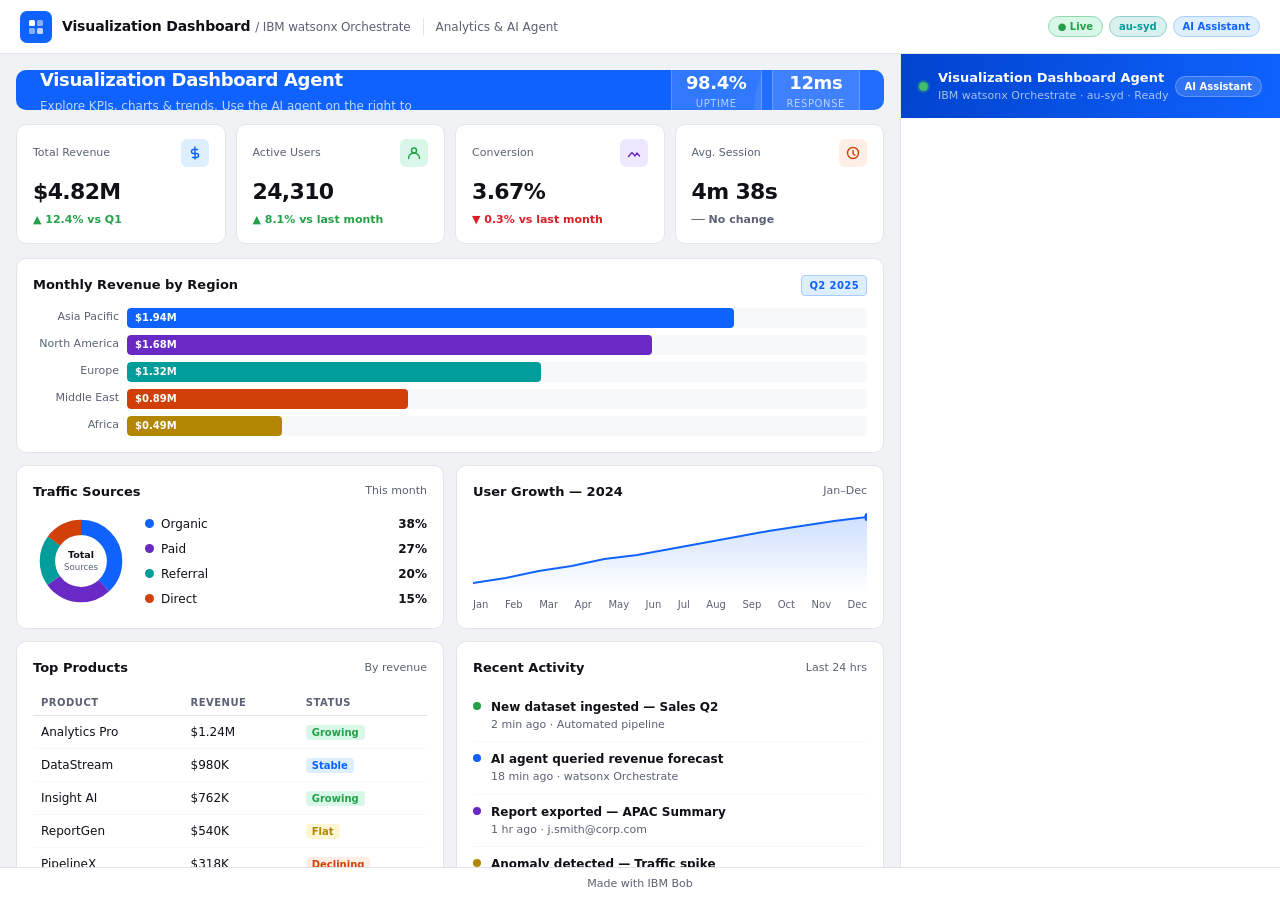
<file: dashboard-agent-new.html>
<!DOCTYPE html>
<html lang="en">
<head>
  <meta charset="UTF-8" />
  <meta name="viewport" content="width=device-width, initial-scale=1.0"/>
  <title>Visualization Dashboard Agent — IBM watsonx</title>
  <style>
    *, *::before, *::after { box-sizing: border-box; margin: 0; padding: 0; }

    :root {
      --bg:        #f0f2f5;
      --surface:   #ffffff;
      --surface2:  #f7f8fa;
      --border:    #e2e5ea;
      --text:      #0f1117;
      --muted:     #5a6174;
      --accent:    #0f62fe;
      --accent-lt: #ddeeff;
      --green:     #24a148;
      --green-lt:  #d9f7e8;
      --teal:      #009d9a;
      --teal-lt:   #d9f0ef;
      --purple:    #6929c4;
      --purple-lt: #ede8ff;
      --orange:    #d14009;
      --orange-lt: #ffeee6;
      --yellow:    #b28600;
      --yellow-lt: #fdf6d3;
      --red:       #da1e28;
      --nav-h:     54px;
      --r:         10px;
    }

    html, body { height: 100%; overflow: hidden; }

    body {
      font-family: -apple-system, "Segoe UI", system-ui, sans-serif;
      background: var(--bg);
      color: var(--text);
      font-size: 13px;
      line-height: 1.5;
      display: flex;
      flex-direction: column;
    }

    /* ══ NAV ══ */
    nav {
      height: var(--nav-h);
      background: var(--surface);
      border-bottom: 1px solid var(--border);
      display: flex;
      align-items: center;
      justify-content: space-between;
      padding: 0 20px;
      flex-shrink: 0;
      z-index: 100;
    }

    .nav-left  { display: flex; align-items: center; gap: 10px; }

    .nav-logo {
      width: 32px; height: 32px;
      background: var(--accent);
      border-radius: 7px;
      display: flex; align-items: center; justify-content: center;
      flex-shrink: 0;
    }

    .nav-title {
      font-size: 14px; font-weight: 700;
      letter-spacing: -0.01em; color: var(--text);
    }

    .nav-title span { font-weight: 400; color: var(--muted); font-size: 12px; }

    .sep { width: 1px; height: 18px; background: var(--border); margin: 0 2px; }

    .nav-sub { font-size: 12px; color: var(--muted); }

    .nav-right { display: flex; align-items: center; gap: 6px; }

    .badge {
      font-size: 10px; font-weight: 600;
      border-radius: 20px; padding: 2px 9px;
      white-space: nowrap;
    }

    .b-blue  { background: var(--accent-lt);  color: var(--accent);  border: 1px solid #a8ccff; }
    .b-green { background: var(--green-lt);   color: var(--green);   border: 1px solid #90d9ae; }
    .b-teal  { background: var(--teal-lt);    color: var(--teal);    border: 1px solid #8dd0cf; }

    /* ══ SPLIT ══ */
    .split {
      flex: 1;
      display: grid;
      grid-template-columns: 1fr 380px;
      overflow: hidden;
    }

    /* ══ LEFT — DASHBOARD ══ */
    .dash {
      overflow-y: auto;
      padding: 16px;
      display: flex;
      flex-direction: column;
      gap: 14px;
    }

    .dash::-webkit-scrollbar { width: 5px; }
    .dash::-webkit-scrollbar-thumb { background: var(--border); border-radius: 4px; }

    /* Hero */
    .hero {
      background: var(--accent);
      border-radius: var(--r);
      padding: 20px 24px;
      display: flex; align-items: center;
      justify-content: space-between;
      gap: 16px;
      position: relative; overflow: hidden;
    }

    .hero::before {
      content: '';
      position: absolute; right: -50px; top: -50px;
      width: 180px; height: 180px; border-radius: 50%;
      background: rgba(255,255,255,0.07);
    }

    .hero-text { position: relative; z-index: 1; }

    .hero-eye {
      font-size: 10px; font-weight: 600; text-transform: uppercase;
      letter-spacing: 0.1em; color: rgba(255,255,255,0.65); margin-bottom: 4px;
    }

    .hero h1 {
      font-size: 18px; font-weight: 800;
      letter-spacing: -0.02em; color: #fff; margin-bottom: 4px;
    }

    .hero p { font-size: 12px; color: rgba(255,255,255,0.72); max-width: 400px; }

    .hero-stats {
      display: flex; gap: 10px; flex-shrink: 0;
      position: relative; z-index: 1;
    }

    .hstat {
      background: rgba(255,255,255,0.14);
      border: 1px solid rgba(255,255,255,0.22);
      border-radius: 8px; padding: 8px 14px; text-align: center;
    }

    .hstat-val { font-size: 18px; font-weight: 800; color: #fff; letter-spacing: -0.02em; }
    .hstat-lbl { font-size: 10px; color: rgba(255,255,255,0.65); text-transform: uppercase; letter-spacing: 0.06em; }

    /* KPI row */
    .kpi-row {
      display: grid;
      grid-template-columns: repeat(4, 1fr);
      gap: 10px;
    }

    .kpi {
      background: var(--surface);
      border: 1px solid var(--border);
      border-radius: var(--r);
      padding: 14px 16px;
    }

    .kpi-top { display: flex; align-items: center; justify-content: space-between; margin-bottom: 8px; }
    .kpi-lbl { font-size: 11px; color: var(--muted); font-weight: 500; }

    .kpi-ico {
      width: 28px; height: 28px; border-radius: 6px;
      display: flex; align-items: center; justify-content: center;
    }

    .kpi-val { font-size: 22px; font-weight: 800; letter-spacing: -0.03em; color: var(--text); margin-bottom: 4px; }
    .kpi-delta { font-size: 11px; font-weight: 600; }

    .up   { color: var(--green); }
    .down { color: var(--red); }
    .neu  { color: var(--muted); }

    /* Grid */
    .grid2 {
      display: grid;
      grid-template-columns: 1fr 1fr;
      gap: 12px;
    }

    .panel {
      background: var(--surface);
      border: 1px solid var(--border);
      border-radius: var(--r);
      padding: 16px;
      display: flex; flex-direction: column; gap: 12px;
    }

    .panel.full { grid-column: span 2; }

    .ph { display: flex; align-items: center; justify-content: space-between; }
    .pt { font-size: 13px; font-weight: 700; color: var(--text); }
    .pm { font-size: 11px; color: var(--muted); }

    .ptag {
      font-size: 10px; font-weight: 600; border-radius: 4px; padding: 2px 7px;
      text-transform: uppercase; letter-spacing: 0.04em;
    }

    /* Bar chart */
    .bars { display: flex; flex-direction: column; gap: 7px; }
    .bar-row { display: flex; align-items: center; gap: 8px; }
    .bar-lbl { font-size: 11px; color: var(--muted); width: 86px; flex-shrink: 0; text-align: right; }

    .bar-track {
      flex: 1; height: 20px;
      background: var(--surface2); border-radius: 4px; overflow: hidden;
    }

    .bar-fill {
      height: 100%; border-radius: 4px;
      display: flex; align-items: center; padding-left: 8px;
      font-size: 10px; font-weight: 600; color: #fff;
    }

    /* Donut */
    .donut-wrap { display: flex; align-items: center; gap: 16px; }
    .donut-legend { display: flex; flex-direction: column; gap: 7px; flex: 1; }
    .leg-item { display: flex; align-items: center; gap: 7px; font-size: 12px; }
    .leg-dot { width: 9px; height: 9px; border-radius: 50%; flex-shrink: 0; }
    .leg-pct { margin-left: auto; font-size: 12px; font-weight: 700; }

    /* Sparkline */
    .spark-wrap { display: flex; flex-direction: column; gap: 4px; }
    .spark-months { display: flex; justify-content: space-between; font-size: 10px; color: var(--muted); }

    /* Table */
    .dtbl { width: 100%; border-collapse: collapse; font-size: 12px; }
    .dtbl th {
      text-align: left; padding: 5px 8px;
      font-size: 10px; font-weight: 600; color: var(--muted);
      text-transform: uppercase; letter-spacing: 0.05em;
      border-bottom: 1px solid var(--border);
    }
    .dtbl td { padding: 7px 8px; border-bottom: 1px solid var(--surface2); }
    .dtbl tr:last-child td { border-bottom: none; }
    .tbadge { font-size: 10px; font-weight: 600; border-radius: 4px; padding: 2px 6px; }

    /* Feed */
    .feed { display: flex; flex-direction: column; }
    .feed-item {
      display: flex; gap: 10px;
      padding: 8px 0;
      border-bottom: 1px solid var(--surface2);
    }
    .feed-item:last-child { border-bottom: none; }
    .fdot { width: 8px; height: 8px; border-radius: 50%; flex-shrink: 0; margin-top: 4px; }
    .ftitle { font-size: 12px; font-weight: 600; margin-bottom: 1px; }
    .fsub   { font-size: 11px; color: var(--muted); }

    /* Chips */
    .chips-bar {
      background: var(--surface);
      border: 1px solid var(--border);
      border-radius: var(--r);
      padding: 10px 14px;
      display: flex; flex-wrap: wrap; align-items: center; gap: 6px;
    }
    .chips-lbl {
      font-size: 10px; font-weight: 700; text-transform: uppercase;
      letter-spacing: 0.07em; color: var(--muted); white-space: nowrap; margin-right: 2px;
    }
    .chip {
      font-size: 11px; color: var(--accent);
      background: var(--accent-lt); border: 1px solid #a8ccff;
      border-radius: 20px; padding: 3px 11px; white-space: nowrap; cursor: default;
    }

    /* ══ RIGHT — AGENT PANE ══ */
    .agent-pane {
      border-left: 1px solid var(--border);
      display: flex;
      flex-direction: column;
      background: var(--surface);
      overflow: hidden;
    }

    .agent-header {
      background: linear-gradient(100deg, #0043ce 0%, #0f62fe 100%);
      padding: 14px 18px;
      display: flex; align-items: center; justify-content: space-between;
      flex-shrink: 0;
    }

    .agent-header-left { display: flex; align-items: center; gap: 10px; }

    .agent-live {
      width: 9px; height: 9px; border-radius: 50%;
      background: #42be65;
      box-shadow: 0 0 0 2px rgba(66,190,101,0.3);
      flex-shrink: 0;
    }

    .agent-title { font-size: 13px; font-weight: 700; color: #fff; }
    .agent-sub   { font-size: 11px; color: rgba(255,255,255,0.65); }

    .agent-badge {
      font-size: 10px; font-weight: 600;
      background: rgba(255,255,255,0.15);
      border: 1px solid rgba(255,255,255,0.25);
      color: #fff; border-radius: 20px; padding: 2px 9px;
    }

    #root { flex: 1; min-height: 0; overflow: hidden; }

    /* ══ FOOTER ══ */
    footer {
      text-align: center; font-size: 11px; color: var(--muted);
      border-top: 1px solid var(--border);
      padding: 8px 20px; background: var(--surface); flex-shrink: 0;
    }

    /* ══ RESPONSIVE ══ */
    @media (max-width: 900px) {
      html, body { overflow: auto; }
      .split { grid-template-columns: 1fr; overflow: visible; }
      .agent-pane { border-left: none; border-top: 1px solid var(--border); min-height: 500px; }
      #root { min-height: 480px; }
      .kpi-row { grid-template-columns: 1fr 1fr; }
      .grid2 .panel.full { grid-column: span 1; }
    }

    @media (max-width: 560px) {
      .kpi-row  { grid-template-columns: 1fr 1fr; }
      .grid2    { grid-template-columns: 1fr; }
      .hero     { flex-direction: column; }
      .hero-stats { flex-direction: row; }
      nav  { padding: 0 12px; }
      .dash { padding: 10px; }
    }
  </style>
</head>
<body>

  <!-- ══ NAV ══ -->
  <nav>
    <div class="nav-left">
      <div class="nav-logo">
        <svg width="18" height="18" viewBox="0 0 18 18" fill="none">
          <rect x="2" y="2" width="6" height="6" rx="1.5" fill="#fff"/>
          <rect x="10" y="2" width="6" height="6" rx="1.5" fill="rgba(255,255,255,0.5)"/>
          <rect x="2" y="10" width="6" height="6" rx="1.5" fill="rgba(255,255,255,0.5)"/>
          <rect x="10" y="10" width="6" height="6" rx="1.5" fill="rgba(255,255,255,0.75)"/>
        </svg>
      </div>
      <div class="nav-title">Visualization Dashboard <span>/ IBM watsonx Orchestrate</span></div>
      <div class="sep"></div>
      <div class="nav-sub">Analytics &amp; AI Agent</div>
    </div>
    <div class="nav-right">
      <span class="badge b-green">● Live</span>
      <span class="badge b-teal">au-syd</span>
      <span class="badge b-blue">AI Assistant</span>
    </div>
  </nav>

  <!-- ══ SPLIT ══ -->
  <div class="split">

    <!-- ════ LEFT: DASHBOARD ════ -->
    <div class="dash">

      <!-- Hero -->
      <div class="hero">
        <div class="hero-text">
          <div class="hero-eye">Powered by IBM watsonx Orchestrate</div>
          <h1>Visualization Dashboard Agent</h1>
          <p>Explore KPIs, charts &amp; trends. Use the AI agent on the right to query, explain, or drill into any metric.</p>
        </div>
        <div class="hero-stats">
          <div class="hstat">
            <div class="hstat-val">98.4%</div>
            <div class="hstat-lbl">Uptime</div>
          </div>
          <div class="hstat">
            <div class="hstat-val">12ms</div>
            <div class="hstat-lbl">Response</div>
          </div>
        </div>
      </div>

      <!-- KPIs -->
      <div class="kpi-row">
        <div class="kpi">
          <div class="kpi-top">
            <span class="kpi-lbl">Total Revenue</span>
            <div class="kpi-ico" style="background:var(--accent-lt)">
              <svg width="14" height="14" viewBox="0 0 14 14" fill="none">
                <path d="M7 1v12M9.5 3.5H5.5a2 2 0 0 0 0 4h3a2 2 0 0 1 0 4H4.5" stroke="#0f62fe" stroke-width="1.4" stroke-linecap="round"/>
              </svg>
            </div>
          </div>
          <div class="kpi-val">$4.82M</div>
          <div class="kpi-delta up">▲ 12.4% vs Q1</div>
        </div>
        <div class="kpi">
          <div class="kpi-top">
            <span class="kpi-lbl">Active Users</span>
            <div class="kpi-ico" style="background:var(--green-lt)">
              <svg width="14" height="14" viewBox="0 0 14 14" fill="none">
                <circle cx="7" cy="4.5" r="2.5" stroke="#24a148" stroke-width="1.4"/>
                <path d="M1.5 12.5c0-3.038 2.462-5.5 5.5-5.5s5.5 2.462 5.5 5.5" stroke="#24a148" stroke-width="1.4" stroke-linecap="round"/>
              </svg>
            </div>
          </div>
          <div class="kpi-val">24,310</div>
          <div class="kpi-delta up">▲ 8.1% vs last month</div>
        </div>
        <div class="kpi">
          <div class="kpi-top">
            <span class="kpi-lbl">Conversion</span>
            <div class="kpi-ico" style="background:var(--purple-lt)">
              <svg width="14" height="14" viewBox="0 0 14 14" fill="none">
                <path d="M1.5 10.5 5 6.5l3 3.5 2-3 2.5 3" stroke="#6929c4" stroke-width="1.4" stroke-linecap="round" stroke-linejoin="round"/>
              </svg>
            </div>
          </div>
          <div class="kpi-val">3.67%</div>
          <div class="kpi-delta down">▼ 0.3% vs last month</div>
        </div>
        <div class="kpi">
          <div class="kpi-top">
            <span class="kpi-lbl">Avg. Session</span>
            <div class="kpi-ico" style="background:var(--orange-lt)">
              <svg width="14" height="14" viewBox="0 0 14 14" fill="none">
                <circle cx="7" cy="7" r="5.5" stroke="#d14009" stroke-width="1.4"/>
                <path d="M7 4.5V7.5l1.8 1.8" stroke="#d14009" stroke-width="1.4" stroke-linecap="round"/>
              </svg>
            </div>
          </div>
          <div class="kpi-val">4m 38s</div>
          <div class="kpi-delta neu">── No change</div>
        </div>
      </div>

      <!-- Charts grid -->
      <div class="grid2">

        <!-- Bar chart full width -->
        <div class="panel full">
          <div class="ph">
            <span class="pt">Monthly Revenue by Region</span>
            <span class="ptag b-blue">Q2 2025</span>
          </div>
          <div class="bars">
            <div class="bar-row">
              <span class="bar-lbl">Asia Pacific</span>
              <div class="bar-track"><div class="bar-fill" style="width:82%;background:#0f62fe">$1.94M</div></div>
            </div>
            <div class="bar-row">
              <span class="bar-lbl">North America</span>
              <div class="bar-track"><div class="bar-fill" style="width:71%;background:#6929c4">$1.68M</div></div>
            </div>
            <div class="bar-row">
              <span class="bar-lbl">Europe</span>
              <div class="bar-track"><div class="bar-fill" style="width:56%;background:#009d9a">$1.32M</div></div>
            </div>
            <div class="bar-row">
              <span class="bar-lbl">Middle East</span>
              <div class="bar-track"><div class="bar-fill" style="width:38%;background:#d14009">$0.89M</div></div>
            </div>
            <div class="bar-row">
              <span class="bar-lbl">Africa</span>
              <div class="bar-track"><div class="bar-fill" style="width:21%;background:#b28600">$0.49M</div></div>
            </div>
          </div>
        </div>

        <!-- Donut -->
        <div class="panel">
          <div class="ph">
            <span class="pt">Traffic Sources</span>
            <span class="pm">This month</span>
          </div>
          <div class="donut-wrap">
            <svg width="96" height="96" viewBox="0 0 100 100" style="flex-shrink:0">
              <circle cx="50" cy="50" r="35" fill="none" stroke="#e2e5ea" stroke-width="16"/>
              <circle cx="50" cy="50" r="35" fill="none" stroke="#0f62fe" stroke-width="16"
                stroke-dasharray="83.6 136.3" stroke-dashoffset="0" transform="rotate(-90 50 50)"/>
              <circle cx="50" cy="50" r="35" fill="none" stroke="#6929c4" stroke-width="16"
                stroke-dasharray="59.4 160.5" stroke-dashoffset="-83.6" transform="rotate(-90 50 50)"/>
              <circle cx="50" cy="50" r="35" fill="none" stroke="#009d9a" stroke-width="16"
                stroke-dasharray="44.0 175.9" stroke-dashoffset="-143.0" transform="rotate(-90 50 50)"/>
              <circle cx="50" cy="50" r="35" fill="none" stroke="#d14009" stroke-width="16"
                stroke-dasharray="33.0 186.9" stroke-dashoffset="-187.0" transform="rotate(-90 50 50)"/>
              <text x="50" y="47" text-anchor="middle" font-size="10" font-weight="700" fill="#0f1117">Total</text>
              <text x="50" y="59" text-anchor="middle" font-size="9" fill="#5a6174">Sources</text>
            </svg>
            <div class="donut-legend">
              <div class="leg-item"><div class="leg-dot" style="background:#0f62fe"></div>Organic<span class="leg-pct">38%</span></div>
              <div class="leg-item"><div class="leg-dot" style="background:#6929c4"></div>Paid<span class="leg-pct">27%</span></div>
              <div class="leg-item"><div class="leg-dot" style="background:#009d9a"></div>Referral<span class="leg-pct">20%</span></div>
              <div class="leg-item"><div class="leg-dot" style="background:#d14009"></div>Direct<span class="leg-pct">15%</span></div>
            </div>
          </div>
        </div>

        <!-- Sparkline -->
        <div class="panel">
          <div class="ph">
            <span class="pt">User Growth — 2024</span>
            <span class="pm">Jan–Dec</span>
          </div>
          <div class="spark-wrap">
            <svg width="100%" height="80" viewBox="0 0 600 80" preserveAspectRatio="none">
              <defs>
                <linearGradient id="sg" x1="0" y1="0" x2="0" y2="1">
                  <stop offset="0%" stop-color="#0f62fe" stop-opacity="0.2"/>
                  <stop offset="100%" stop-color="#0f62fe" stop-opacity="0"/>
                </linearGradient>
              </defs>
              <path d="M0 70 L50 65 L100 58 L150 53 L200 46 L250 42 L300 36 L350 30 L400 24 L450 18 L500 13 L550 8 L600 4 L600 80 L0 80 Z" fill="url(#sg)"/>
              <path d="M0 70 L50 65 L100 58 L150 53 L200 46 L250 42 L300 36 L350 30 L400 24 L450 18 L500 13 L550 8 L600 4"
                fill="none" stroke="#0f62fe" stroke-width="2" stroke-linejoin="round" stroke-linecap="round"/>
              <circle cx="600" cy="4" r="4" fill="#0f62fe"/>
            </svg>
            <div class="spark-months">
              <span>Jan</span><span>Feb</span><span>Mar</span><span>Apr</span><span>May</span><span>Jun</span>
              <span>Jul</span><span>Aug</span><span>Sep</span><span>Oct</span><span>Nov</span><span>Dec</span>
            </div>
          </div>
        </div>

        <!-- Top Products -->
        <div class="panel">
          <div class="ph">
            <span class="pt">Top Products</span>
            <span class="pm">By revenue</span>
          </div>
          <table class="dtbl">
            <thead>
              <tr><th>Product</th><th>Revenue</th><th>Status</th></tr>
            </thead>
            <tbody>
              <tr><td>Analytics Pro</td><td>$1.24M</td><td><span class="tbadge" style="background:var(--green-lt);color:var(--green)">Growing</span></td></tr>
              <tr><td>DataStream</td><td>$980K</td><td><span class="tbadge" style="background:var(--accent-lt);color:var(--accent)">Stable</span></td></tr>
              <tr><td>Insight AI</td><td>$762K</td><td><span class="tbadge" style="background:var(--green-lt);color:var(--green)">Growing</span></td></tr>
              <tr><td>ReportGen</td><td>$540K</td><td><span class="tbadge" style="background:var(--yellow-lt);color:var(--yellow)">Flat</span></td></tr>
              <tr><td>PipelineX</td><td>$318K</td><td><span class="tbadge" style="background:var(--orange-lt);color:var(--orange)">Declining</span></td></tr>
            </tbody>
          </table>
        </div>

        <!-- Activity Feed -->
        <div class="panel">
          <div class="ph">
            <span class="pt">Recent Activity</span>
            <span class="pm">Last 24 hrs</span>
          </div>
          <div class="feed">
            <div class="feed-item">
              <div class="fdot" style="background:var(--green)"></div>
              <div><div class="ftitle">New dataset ingested — Sales Q2</div><div class="fsub">2 min ago · Automated pipeline</div></div>
            </div>
            <div class="feed-item">
              <div class="fdot" style="background:var(--accent)"></div>
              <div><div class="ftitle">AI agent queried revenue forecast</div><div class="fsub">18 min ago · watsonx Orchestrate</div></div>
            </div>
            <div class="feed-item">
              <div class="fdot" style="background:var(--purple)"></div>
              <div><div class="ftitle">Report exported — APAC Summary</div><div class="fsub">1 hr ago · j.smith@corp.com</div></div>
            </div>
            <div class="feed-item">
              <div class="fdot" style="background:var(--yellow)"></div>
              <div><div class="ftitle">Anomaly detected — Traffic spike</div><div class="fsub">3 hrs ago · Monitoring alert</div></div>
            </div>
            <div class="feed-item">
              <div class="fdot" style="background:var(--teal)"></div>
              <div><div class="ftitle">Dashboard refresh scheduled</div><div class="fsub">6 hrs ago · Cron job</div></div>
            </div>
          </div>
        </div>

        <!-- Quarterly vs Target -->
        <div class="panel full">
          <div class="ph">
            <span class="pt">Quarterly Performance vs Target</span>
            <span class="ptag b-teal">2024–2025</span>
          </div>
          <div class="bars">
            <div class="bar-row">
              <span class="bar-lbl">Q1 2024</span>
              <div class="bar-track"><div class="bar-fill" style="width:65%;background:#009d9a">$3.2M / Target $4.0M</div></div>
            </div>
            <div class="bar-row">
              <span class="bar-lbl">Q2 2024</span>
              <div class="bar-track"><div class="bar-fill" style="width:78%;background:#009d9a">$3.9M / Target $4.5M</div></div>
            </div>
            <div class="bar-row">
              <span class="bar-lbl">Q3 2024</span>
              <div class="bar-track"><div class="bar-fill" style="width:92%;background:#24a148">$4.6M / Target $4.8M</div></div>
            </div>
            <div class="bar-row">
              <span class="bar-lbl">Q4 2024</span>
              <div class="bar-track"><div class="bar-fill" style="width:100%;background:#24a148">$5.1M / Target $5.0M ✓</div></div>
            </div>
            <div class="bar-row">
              <span class="bar-lbl">Q1 2025</span>
              <div class="bar-track"><div class="bar-fill" style="width:88%;background:#0f62fe">$4.4M / Target $4.8M</div></div>
            </div>
          </div>
        </div>

      </div><!-- /.grid2 -->

      <!-- Chips -->
      <div class="chips-bar">
        <span class="chips-lbl">Ask the agent</span>
        <span class="chip">Summarise revenue this quarter</span>
        <span class="chip">Which region is underperforming?</span>
        <span class="chip">Forecast next month's users</span>
        <span class="chip">Explain the traffic anomaly</span>
        <span class="chip">Top 3 growth opportunities</span>
        <span class="chip">Compare Q1 vs Q2 conversion</span>
      </div>

    </div><!-- /.dash -->

    <!-- ════ RIGHT: AI AGENT ════ -->
    <div class="agent-pane">
      <div class="agent-header">
        <div class="agent-header-left">
          <div class="agent-live"></div>
          <div>
            <div class="agent-title">Visualization Dashboard Agent</div>
            <div class="agent-sub">IBM watsonx Orchestrate · au-syd · Ready</div>
          </div>
        </div>
        <span class="agent-badge">AI Assistant</span>
      </div>
      <!-- watsonx Orchestrate mounts here -->
      <div id="root"></div>
    </div>

  </div><!-- /.split -->

  <footer>Made with IBM Bob</footer>

  <!-- IBM watsonx Orchestrate embedded agent — exact script as provided -->
  <script>
  window.wxOConfiguration = {
    orchestrationID: "undefined",
    hostURL: "https://au-syd.watson-orchestrate.cloud.ibm.com",
    rootElementID: "root",
    deploymentPlatform: "ibmcloud",
    crn: "crn:v1:bluemix:public:watsonx-orchestrate:au-syd:a/bd3fb8812a1140ffa05551b5c0f55b86:e86e8a48-5b98-44a3-b417-c15f952de5a6::",
    chatOptions: {
        agentId: "0eacbf41-a08e-4ff8-8d3e-45e8a94f7b39", 
    }
  };
  setTimeout(function () {
    const script = document.createElement('script');
    script.src = `${window.wxOConfiguration.hostURL}/wxochat/wxoLoader.js?embed=true`;
    script.addEventListener('load', function () {
        wxoLoader.init();
    });
    document.head.appendChild(script);
  }, 0);                     
  </script>

</body>
</html>
</file>
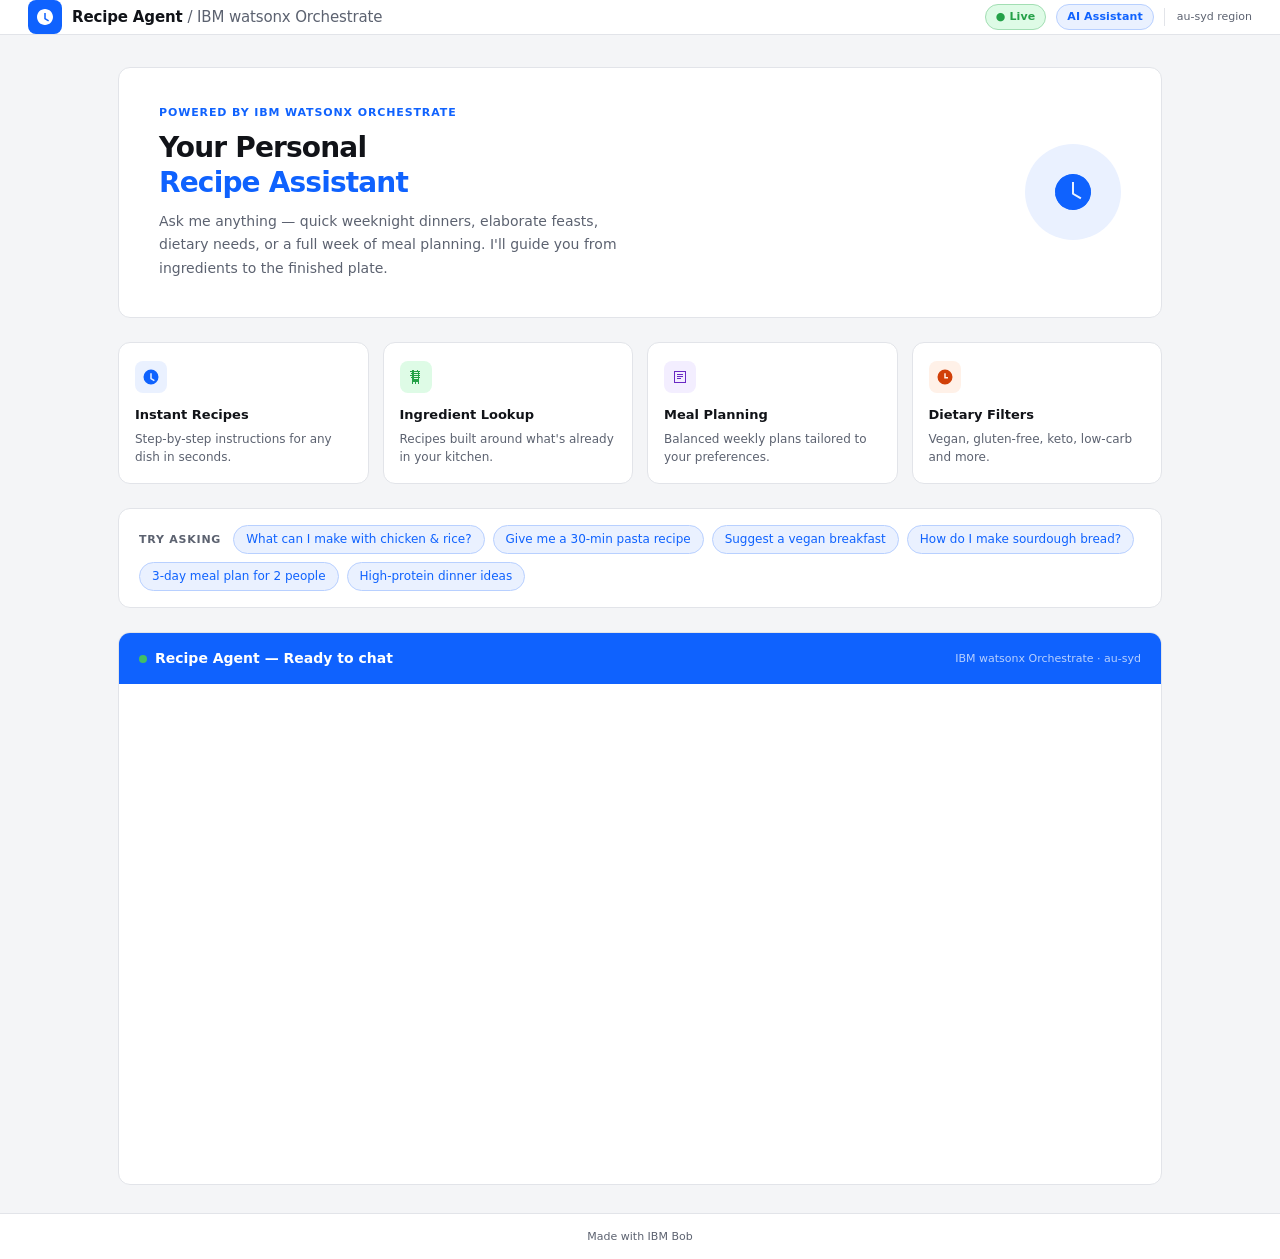
<file: recipe-agent.html>
<!DOCTYPE html>
<html lang="en">
<head>
  <meta charset="UTF-8" />
  <meta name="viewport" content="width=device-width, initial-scale=1.0"/>
  <title>Recipe Agent — IBM watsonx</title>
  <style>
    *, *::before, *::after { box-sizing: border-box; margin: 0; padding: 0; }

    :root {
      --bg:        #f4f5f7;
      --surface:   #ffffff;
      --border:    #e2e4e9;
      --text:      #111318;
      --muted:     #5c6270;
      --accent:    #0f62fe;
      --accent-lt: #eaf1ff;
      --green:     #24a148;
      --green-lt:  #defbe6;
      --orange:    #d14009;
      --orange-lt: #fff1e8;
      --purple:    #6929c4;
      --purple-lt: #f3eeff;
      --radius:    12px;
    }

    html, body { height: 100%; }

    body {
      font-family: -apple-system, "Segoe UI", system-ui, sans-serif;
      background: var(--bg);
      color: var(--text);
      display: flex;
      flex-direction: column;
      min-height: 100vh;
      font-size: 14px;
      line-height: 1.6;
    }

    /* ── TOP NAV ── */
    nav {
      background: var(--surface);
      border-bottom: 1px solid var(--border);
      height: 56px;
      display: flex;
      align-items: center;
      justify-content: space-between;
      padding: 0 28px;
      position: sticky;
      top: 0;
      z-index: 100;
    }

    .nav-brand {
      display: flex;
      align-items: center;
      gap: 10px;
    }

    .nav-logo {
      width: 34px;
      height: 34px;
      background: var(--accent);
      border-radius: 8px;
      display: flex;
      align-items: center;
      justify-content: center;
      flex-shrink: 0;
    }

    .nav-logo svg { display: block; }

    .nav-name {
      font-size: 15px;
      font-weight: 700;
      color: var(--text);
      letter-spacing: -0.01em;
    }

    .nav-name span {
      font-weight: 400;
      color: var(--muted);
    }

    .nav-right {
      display: flex;
      align-items: center;
      gap: 10px;
    }

    .badge {
      font-size: 11px;
      font-weight: 600;
      border-radius: 20px;
      padding: 3px 10px;
      letter-spacing: 0.01em;
    }

    .badge-blue  { background: var(--accent-lt);  color: var(--accent);  border: 1px solid #b8d0ff; }
    .badge-green { background: var(--green-lt);   color: var(--green);   border: 1px solid #a2deb3; }

    .nav-powered {
      font-size: 11px;
      color: var(--muted);
      border-left: 1px solid var(--border);
      padding-left: 12px;
    }

    /* ── PAGE WRAPPER ── */
    .page {
      flex: 1;
      display: flex;
      flex-direction: column;
      width: 100%;
      max-width: 1100px;
      margin: 0 auto;
      padding: 32px 28px 28px;
      gap: 24px;
    }

    /* ── HERO ── */
    .hero {
      background: var(--surface);
      border: 1px solid var(--border);
      border-radius: var(--radius);
      padding: 36px 40px;
      display: flex;
      align-items: center;
      gap: 32px;
    }

    .hero-text { flex: 1; }

    .hero-eyebrow {
      font-size: 11px;
      font-weight: 600;
      text-transform: uppercase;
      letter-spacing: 0.08em;
      color: var(--accent);
      margin-bottom: 8px;
    }

    .hero h1 {
      font-size: 28px;
      font-weight: 800;
      letter-spacing: -0.03em;
      line-height: 1.25;
      color: var(--text);
      margin-bottom: 10px;
    }

    .hero h1 em {
      font-style: normal;
      color: var(--accent);
    }

    .hero p {
      font-size: 14px;
      color: var(--muted);
      max-width: 460px;
      line-height: 1.7;
    }

    .hero-visual {
      flex-shrink: 0;
      width: 96px;
      height: 96px;
      background: var(--accent-lt);
      border-radius: 50%;
      display: flex;
      align-items: center;
      justify-content: center;
    }

    .hero-visual svg { display: block; }

    /* ── CARDS ROW ── */
    .cards {
      display: grid;
      grid-template-columns: repeat(4, 1fr);
      gap: 14px;
    }

    @media (max-width: 760px) {
      .cards { grid-template-columns: repeat(2, 1fr); }
      .hero   { flex-direction: column; padding: 24px; }
      .hero-visual { display: none; }
    }

    .card {
      background: var(--surface);
      border: 1px solid var(--border);
      border-radius: var(--radius);
      padding: 18px 16px 16px;
    }

    .card-dot {
      width: 32px;
      height: 32px;
      border-radius: 8px;
      display: flex;
      align-items: center;
      justify-content: center;
      margin-bottom: 12px;
    }

    .card-dot svg { display: block; }

    .card h3 {
      font-size: 13px;
      font-weight: 700;
      margin-bottom: 4px;
      color: var(--text);
    }

    .card p {
      font-size: 12px;
      color: var(--muted);
      line-height: 1.55;
    }

    /* ── CHIPS ── */
    .chips-row {
      background: var(--surface);
      border: 1px solid var(--border);
      border-radius: var(--radius);
      padding: 16px 20px;
      display: flex;
      align-items: center;
      flex-wrap: wrap;
      gap: 8px;
    }

    .chips-label {
      font-size: 11px;
      font-weight: 700;
      text-transform: uppercase;
      letter-spacing: 0.07em;
      color: var(--muted);
      margin-right: 4px;
      white-space: nowrap;
    }

    .chip {
      font-size: 12px;
      color: var(--accent);
      background: var(--accent-lt);
      border: 1px solid #b8d0ff;
      border-radius: 20px;
      padding: 4px 12px;
      cursor: default;
      white-space: nowrap;
    }

    /* ── CHAT PANEL ── */
    .chat-panel {
      background: var(--surface);
      border: 1px solid var(--border);
      border-radius: var(--radius);
      overflow: hidden;
      flex: 1;
      display: flex;
      flex-direction: column;
    }

    .chat-panel-header {
      background: var(--accent);
      padding: 14px 20px;
      display: flex;
      align-items: center;
      justify-content: space-between;
    }

    .chat-panel-title {
      font-size: 14px;
      font-weight: 600;
      color: #ffffff;
      display: flex;
      align-items: center;
      gap: 8px;
    }

    .chat-panel-title .dot {
      width: 8px;
      height: 8px;
      background: #42be65;
      border-radius: 50%;
      display: inline-block;
    }

    .chat-panel-meta {
      font-size: 11px;
      color: rgba(255,255,255,0.7);
    }

    #root {
      flex: 1;
      min-height: 500px;
    }

    /* ── FOOTER ── */
    footer {
      text-align: center;
      font-size: 11px;
      color: var(--muted);
      border-top: 1px solid var(--border);
      padding: 14px 28px;
      background: var(--surface);
    }
  </style>
</head>
<body>

  <!-- NAV -->
  <nav>
    <div class="nav-brand">
      <div class="nav-logo">
        <svg width="20" height="20" viewBox="0 0 20 20" fill="none" xmlns="http://www.w3.org/2000/svg">
          <path d="M10 2C5.58 2 2 5.58 2 10s3.58 8 8 8 8-3.58 8-8-3.58-8-8-8zm-.75 4h1.5v5.25l3.25 1.88-.75 1.3-3.75-2.18A.75.75 0 0 1 9.25 11.5V6z" fill="#fff"/>
        </svg>
      </div>
      <div class="nav-name">Recipe Agent <span>/ IBM watsonx Orchestrate</span></div>
    </div>
    <div class="nav-right">
      <span class="badge badge-green">● Live</span>
      <span class="badge badge-blue">AI Assistant</span>
      <span class="nav-powered">au-syd region</span>
    </div>
  </nav>

  <!-- PAGE -->
  <div class="page">

    <!-- HERO -->
    <div class="hero">
      <div class="hero-text">
        <div class="hero-eyebrow">Powered by IBM watsonx Orchestrate</div>
        <h1>Your Personal<br/><em>Recipe Assistant</em></h1>
        <p>Ask me anything — quick weeknight dinners, elaborate feasts, dietary needs, or a full week of meal planning. I'll guide you from ingredients to the finished plate.</p>
      </div>
      <div class="hero-visual">
        <svg width="52" height="52" viewBox="0 0 52 52" fill="none" xmlns="http://www.w3.org/2000/svg">
          <path d="M26 8C16.06 8 8 16.06 8 26s8.06 18 18 18 18-8.06 18-18S35.94 8 26 8zm-1 8h2v11.17l7.41 4.29-1 1.73-8-4.63A1 1 0 0 1 25 27.5V16z" fill="#0f62fe"/>
          <circle cx="26" cy="26" r="17" stroke="#0f62fe" stroke-width="1.5" fill="none" stroke-dasharray="3 3"/>
        </svg>
      </div>
    </div>

    <!-- FEATURE CARDS -->
    <div class="cards">
      <div class="card">
        <div class="card-dot" style="background:#eaf1ff">
          <svg width="18" height="18" viewBox="0 0 18 18" fill="none"><path d="M9 1.5A7.5 7.5 0 1 0 9 16.5 7.5 7.5 0 0 0 9 1.5zM8.25 5.25h1.5v4.94l3 1.73-.75 1.3-3.38-1.95A.75.75 0 0 1 8.25 10.5v-5.25z" fill="#0f62fe"/></svg>
        </div>
        <h3>Instant Recipes</h3>
        <p>Step-by-step instructions for any dish in seconds.</p>
      </div>
      <div class="card">
        <div class="card-dot" style="background:#defbe6">
          <svg width="18" height="18" viewBox="0 0 18 18" fill="none"><path d="M5 2v1H3v1h2v1H4v1h1v1H3v1h2v1H4v1h1v6h1v-2h2v2h1v-2h2v2h1V10h1V9h-1V8h1V7h-1V6h1V5h-1V4h1V3h-2V2h-1v1H7V2H5zM7 4h4v1H7V4zm0 2h4v1H7V6zm0 2h4v1H7V8zm0 2h4v1H7v-1z" fill="#24a148"/></svg>
        </div>
        <h3>Ingredient Lookup</h3>
        <p>Recipes built around what's already in your kitchen.</p>
      </div>
      <div class="card">
        <div class="card-dot" style="background:#f3eeff">
          <svg width="18" height="18" viewBox="0 0 18 18" fill="none"><path d="M3 3h12v12H3V3zm1 1v10h10V4H4zm2 2h6v1H6V6zm0 2h6v1H6V8zm0 2h4v1H6v-1z" fill="#6929c4"/></svg>
        </div>
        <h3>Meal Planning</h3>
        <p>Balanced weekly plans tailored to your preferences.</p>
      </div>
      <div class="card">
        <div class="card-dot" style="background:#fff1e8">
          <svg width="18" height="18" viewBox="0 0 18 18" fill="none"><path d="M9 1.5a7.5 7.5 0 1 0 0 15 7.5 7.5 0 0 0 0-15zm-.75 3.75h1.5V9h2.25v1.5H8.25V5.25z" fill="#d14009"/></svg>
        </div>
        <h3>Dietary Filters</h3>
        <p>Vegan, gluten-free, keto, low-carb and more.</p>
      </div>
    </div>

    <!-- SUGGESTION CHIPS -->
    <div class="chips-row">
      <span class="chips-label">Try asking</span>
      <span class="chip">What can I make with chicken &amp; rice?</span>
      <span class="chip">Give me a 30-min pasta recipe</span>
      <span class="chip">Suggest a vegan breakfast</span>
      <span class="chip">How do I make sourdough bread?</span>
      <span class="chip">3-day meal plan for 2 people</span>
      <span class="chip">High-protein dinner ideas</span>
    </div>

    <!-- CHAT PANEL -->
    <div class="chat-panel">
      <div class="chat-panel-header">
        <div class="chat-panel-title">
          <span class="dot"></span>
          Recipe Agent — Ready to chat
        </div>
        <div class="chat-panel-meta">IBM watsonx Orchestrate · au-syd</div>
      </div>
      <!-- watsonx Orchestrate mounts into #root -->
      <div id="root"></div>
    </div>

  </div><!-- /.page -->

  <footer>Made with IBM Bob</footer>

  <!-- IBM watsonx Orchestrate embedded agent -->
  <script>
    window.wxOConfiguration = {
      orchestrationID: "undefined",
      hostURL: "https://au-syd.watson-orchestrate.cloud.ibm.com",
      rootElementID: "root",
      deploymentPlatform: "ibmcloud",
      crn: "crn:v1:bluemix:public:watsonx-orchestrate:au-syd:a/bd3fb8812a1140ffa05551b5c0f55b86:e86e8a48-5b98-44a3-b417-c15f952de5a6::",
      chatOptions: {
          agentId: "570dcd0e-14a2-4746-b906-33040e6db4e3",
      }
    };
    setTimeout(function () {
      const script = document.createElement('script');
      script.src = `${window.wxOConfiguration.hostURL}/wxochat/wxoLoader.js?embed=true`;
      script.addEventListener('load', function () {
          wxoLoader.init();
      });
      document.head.appendChild(script);
    }, 0);
  </script>

</body>
</html>
</file>
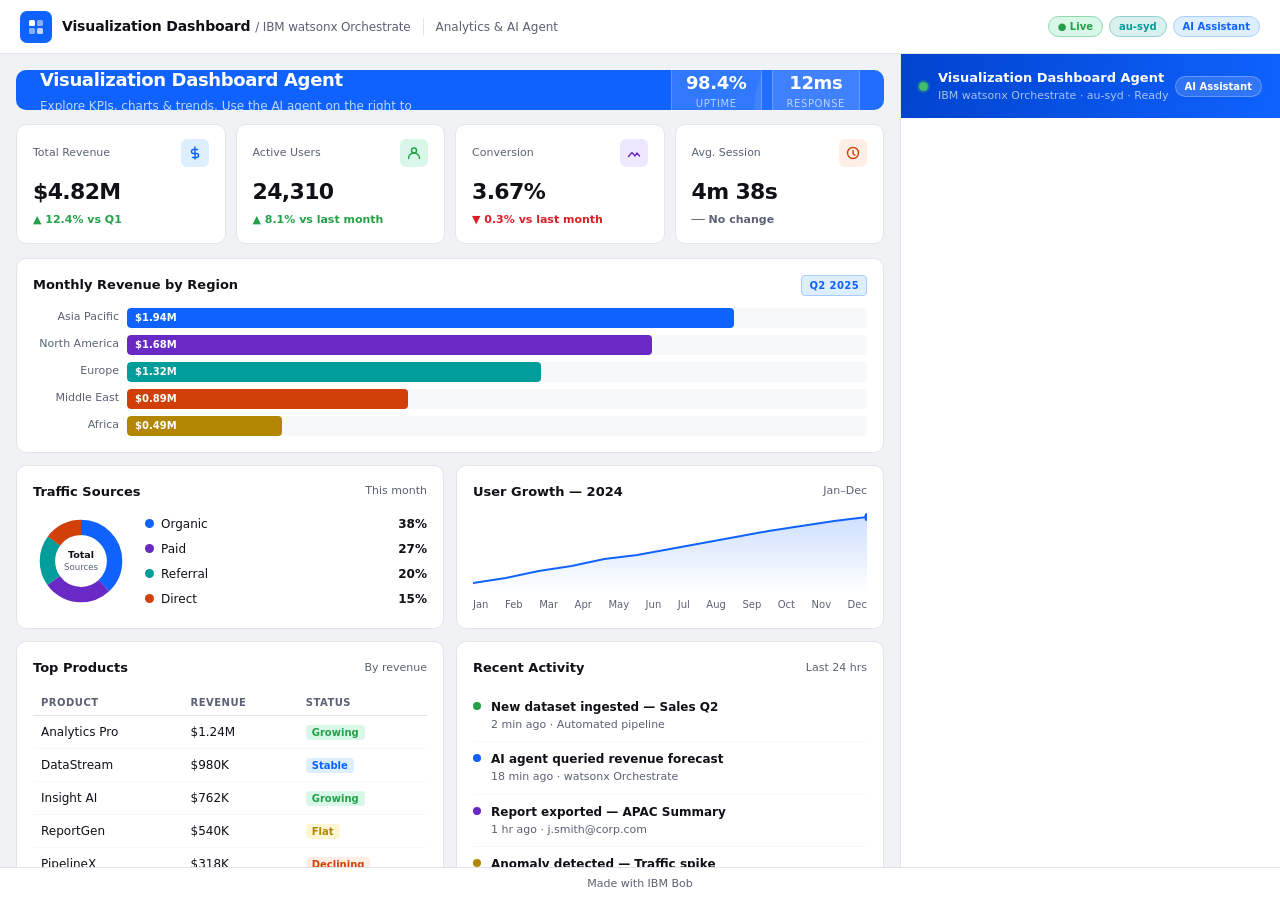
<file: visualization-dashboard-agent.html>
<!DOCTYPE html>
<html lang="en">
<head>
  <meta charset="UTF-8" />
  <meta name="viewport" content="width=device-width, initial-scale=1.0"/>
  <title>Visualization Dashboard Agent — IBM watsonx</title>
  <style>
    *, *::before, *::after { box-sizing: border-box; margin: 0; padding: 0; }

    :root {
      --bg:        #f0f2f5;
      --surface:   #ffffff;
      --surface2:  #f7f8fa;
      --border:    #e2e5ea;
      --text:      #0f1117;
      --muted:     #5a6174;
      --accent:    #0f62fe;
      --accent-lt: #ddeeff;
      --green:     #24a148;
      --green-lt:  #d9f7e8;
      --teal:      #009d9a;
      --teal-lt:   #d9f0ef;
      --purple:    #6929c4;
      --purple-lt: #ede8ff;
      --orange:    #d14009;
      --orange-lt: #ffeee6;
      --yellow:    #b28600;
      --yellow-lt: #fdf6d3;
      --red:       #da1e28;
      --nav-h:     54px;
      --r:         10px;
    }

    html, body { height: 100%; overflow: hidden; }

    body {
      font-family: -apple-system, "Segoe UI", system-ui, sans-serif;
      background: var(--bg);
      color: var(--text);
      font-size: 13px;
      line-height: 1.5;
      display: flex;
      flex-direction: column;
    }

    /* ══════════════════════════════
       NAV
    ══════════════════════════════ */
    nav {
      height: var(--nav-h);
      background: var(--surface);
      border-bottom: 1px solid var(--border);
      display: flex;
      align-items: center;
      justify-content: space-between;
      padding: 0 20px;
      flex-shrink: 0;
      z-index: 100;
    }

    .nav-left { display: flex; align-items: center; gap: 10px; }

    .nav-logo {
      width: 32px; height: 32px;
      background: var(--accent);
      border-radius: 7px;
      display: flex; align-items: center; justify-content: center;
      flex-shrink: 0;
    }

    .nav-title {
      font-size: 14px; font-weight: 700;
      letter-spacing: -0.01em; color: var(--text);
    }

    .nav-title span { font-weight: 400; color: var(--muted); font-size: 12px; }

    .sep { width: 1px; height: 18px; background: var(--border); margin: 0 2px; }

    .nav-sub { font-size: 12px; color: var(--muted); }

    .nav-right { display: flex; align-items: center; gap: 6px; }

    .badge {
      font-size: 10px; font-weight: 600;
      border-radius: 20px; padding: 2px 9px;
      white-space: nowrap;
    }
    .b-blue   { background: var(--accent-lt);  color: var(--accent);  border: 1px solid #a8ccff; }
    .b-green  { background: var(--green-lt);   color: var(--green);   border: 1px solid #90d9ae; }
    .b-teal   { background: var(--teal-lt);    color: var(--teal);    border: 1px solid #8dd0cf; }

    /* ══════════════════════════════
       ROOT SPLIT
    ══════════════════════════════ */
    .split {
      flex: 1;
      display: grid;
      grid-template-columns: 1fr 380px;
      overflow: hidden;
    }

    /* ══════════════════════════════
       LEFT — DASHBOARD PANE
    ══════════════════════════════ */
    .dash {
      overflow-y: auto;
      padding: 16px;
      display: flex;
      flex-direction: column;
      gap: 14px;
    }

    /* scrollbar */
    .dash::-webkit-scrollbar { width: 5px; }
    .dash::-webkit-scrollbar-thumb { background: var(--border); border-radius: 4px; }

    /* ── Hero banner ── */
    .hero {
      background: var(--accent);
      border-radius: var(--r);
      padding: 20px 24px;
      display: flex; align-items: center;
      justify-content: space-between;
      gap: 16px;
      position: relative; overflow: hidden;
    }

    .hero::before {
      content: '';
      position: absolute; right: -50px; top: -50px;
      width: 180px; height: 180px; border-radius: 50%;
      background: rgba(255,255,255,0.07);
    }

    .hero-text { position: relative; z-index: 1; }

    .hero-eye {
      font-size: 10px; font-weight: 600; text-transform: uppercase;
      letter-spacing: 0.1em; color: rgba(255,255,255,0.65); margin-bottom: 4px;
    }

    .hero h1 {
      font-size: 18px; font-weight: 800;
      letter-spacing: -0.02em; color: #fff; margin-bottom: 4px;
    }

    .hero p { font-size: 12px; color: rgba(255,255,255,0.72); max-width: 400px; }

    .hero-stats {
      display: flex; gap: 10px; flex-shrink: 0;
      position: relative; z-index: 1;
    }

    .hstat {
      background: rgba(255,255,255,0.14);
      border: 1px solid rgba(255,255,255,0.22);
      border-radius: 8px; padding: 8px 14px; text-align: center;
    }

    .hstat-val { font-size: 18px; font-weight: 800; color: #fff; letter-spacing: -0.02em; }
    .hstat-lbl { font-size: 10px; color: rgba(255,255,255,0.65); text-transform: uppercase; letter-spacing: 0.06em; }

    /* ── KPI row ── */
    .kpi-row {
      display: grid;
      grid-template-columns: repeat(4, 1fr);
      gap: 10px;
    }

    .kpi {
      background: var(--surface);
      border: 1px solid var(--border);
      border-radius: var(--r);
      padding: 14px 16px;
    }

    .kpi-top { display: flex; align-items: center; justify-content: space-between; margin-bottom: 8px; }
    .kpi-lbl { font-size: 11px; color: var(--muted); font-weight: 500; }

    .kpi-ico {
      width: 28px; height: 28px; border-radius: 6px;
      display: flex; align-items: center; justify-content: center;
    }

    .kpi-val { font-size: 22px; font-weight: 800; letter-spacing: -0.03em; color: var(--text); margin-bottom: 4px; }

    .kpi-delta { font-size: 11px; font-weight: 600; }
    .up   { color: var(--green); }
    .down { color: var(--red); }
    .neu  { color: var(--muted); }

    /* ── Grid charts ── */
    .grid2 {
      display: grid;
      grid-template-columns: 1fr 1fr;
      gap: 12px;
    }

    .panel {
      background: var(--surface);
      border: 1px solid var(--border);
      border-radius: var(--r);
      padding: 16px;
      display: flex; flex-direction: column; gap: 12px;
    }

    .panel.full { grid-column: span 2; }

    .ph {
      display: flex; align-items: center;
      justify-content: space-between;
    }

    .pt { font-size: 13px; font-weight: 700; color: var(--text); }
    .pm { font-size: 11px; color: var(--muted); }

    .ptag {
      font-size: 10px; font-weight: 600; border-radius: 4px; padding: 2px 7px;
      text-transform: uppercase; letter-spacing: 0.04em;
    }

    /* Bar chart */
    .bars { display: flex; flex-direction: column; gap: 7px; }

    .bar-row { display: flex; align-items: center; gap: 8px; }

    .bar-lbl { font-size: 11px; color: var(--muted); width: 86px; flex-shrink: 0; text-align: right; }

    .bar-track {
      flex: 1; height: 20px;
      background: var(--surface2); border-radius: 4px; overflow: hidden;
    }

    .bar-fill {
      height: 100%; border-radius: 4px;
      display: flex; align-items: center; padding-left: 8px;
      font-size: 10px; font-weight: 600; color: #fff;
    }

    /* Donut */
    .donut-wrap { display: flex; align-items: center; gap: 16px; }
    .donut-legend { display: flex; flex-direction: column; gap: 7px; flex: 1; }

    .leg-item { display: flex; align-items: center; gap: 7px; font-size: 12px; }
    .leg-dot { width: 9px; height: 9px; border-radius: 50%; flex-shrink: 0; }
    .leg-pct { margin-left: auto; font-size: 12px; font-weight: 700; }

    /* Sparkline */
    .spark-wrap { display: flex; flex-direction: column; gap: 4px; }
    .spark-months { display: flex; justify-content: space-between; font-size: 10px; color: var(--muted); }

    /* Table */
    .dtbl { width: 100%; border-collapse: collapse; font-size: 12px; }
    .dtbl th {
      text-align: left; padding: 5px 8px;
      font-size: 10px; font-weight: 600; color: var(--muted);
      text-transform: uppercase; letter-spacing: 0.05em;
      border-bottom: 1px solid var(--border);
    }
    .dtbl td { padding: 7px 8px; border-bottom: 1px solid var(--surface2); }
    .dtbl tr:last-child td { border-bottom: none; }

    .tbadge {
      font-size: 10px; font-weight: 600; border-radius: 4px; padding: 2px 6px;
    }

    /* Activity feed */
    .feed { display: flex; flex-direction: column; }

    .feed-item {
      display: flex; gap: 10px;
      padding: 8px 0;
      border-bottom: 1px solid var(--surface2);
    }

    .feed-item:last-child { border-bottom: none; }

    .fdot {
      width: 8px; height: 8px; border-radius: 50%;
      flex-shrink: 0; margin-top: 4px;
    }

    .ftitle { font-size: 12px; font-weight: 600; margin-bottom: 1px; }
    .fsub   { font-size: 11px; color: var(--muted); }

    /* Chips */
    .chips-bar {
      background: var(--surface);
      border: 1px solid var(--border);
      border-radius: var(--r);
      padding: 10px 14px;
      display: flex; flex-wrap: wrap; align-items: center; gap: 6px;
    }

    .chips-lbl {
      font-size: 10px; font-weight: 700; text-transform: uppercase;
      letter-spacing: 0.07em; color: var(--muted); white-space: nowrap; margin-right: 2px;
    }

    .chip {
      font-size: 11px; color: var(--accent);
      background: var(--accent-lt); border: 1px solid #a8ccff;
      border-radius: 20px; padding: 3px 11px; white-space: nowrap; cursor: default;
    }

    /* ══════════════════════════════
       RIGHT — AGENT PANE
    ══════════════════════════════ */
    .agent-pane {
      border-left: 1px solid var(--border);
      display: flex;
      flex-direction: column;
      background: var(--surface);
      overflow: hidden;
    }

    .agent-header {
      background: linear-gradient(100deg, #0043ce 0%, #0f62fe 100%);
      padding: 14px 18px;
      display: flex; align-items: center; justify-content: space-between;
      flex-shrink: 0;
    }

    .agent-header-left { display: flex; align-items: center; gap: 10px; }

    .agent-live {
      width: 9px; height: 9px; border-radius: 50%;
      background: #42be65;
      box-shadow: 0 0 0 2px rgba(66,190,101,0.3);
      flex-shrink: 0;
    }

    .agent-title { font-size: 13px; font-weight: 700; color: #fff; }
    .agent-sub   { font-size: 11px; color: rgba(255,255,255,0.65); }

    .agent-badge {
      font-size: 10px; font-weight: 600;
      background: rgba(255,255,255,0.15);
      border: 1px solid rgba(255,255,255,0.25);
      color: #fff; border-radius: 20px; padding: 2px 9px;
    }

    #root { flex: 1; min-height: 0; overflow: hidden; }

    /* ══════════════════════════════
       FOOTER
    ══════════════════════════════ */
    footer {
      text-align: center; font-size: 11px; color: var(--muted);
      border-top: 1px solid var(--border);
      padding: 8px 20px; background: var(--surface); flex-shrink: 0;
    }

    /* ══════════════════════════════
       RESPONSIVE
    ══════════════════════════════ */
    @media (max-width: 900px) {
      html, body { overflow: auto; }
      .split { grid-template-columns: 1fr; overflow: visible; }
      .agent-pane { border-left: none; border-top: 1px solid var(--border); min-height: 500px; }
      #root { min-height: 480px; }
      .kpi-row { grid-template-columns: 1fr 1fr; }
      .grid2 .panel.full { grid-column: span 1; }
    }

    @media (max-width: 560px) {
      .kpi-row { grid-template-columns: 1fr 1fr; }
      .grid2   { grid-template-columns: 1fr; }
      .hero    { flex-direction: column; }
      .hero-stats { flex-direction: row; }
      nav { padding: 0 12px; }
      .dash { padding: 10px; }
    }
  </style>
</head>
<body>

  <!-- ══ NAV ══ -->
  <nav>
    <div class="nav-left">
      <div class="nav-logo">
        <svg width="18" height="18" viewBox="0 0 18 18" fill="none">
          <rect x="2" y="2" width="6" height="6" rx="1.5" fill="#fff"/>
          <rect x="10" y="2" width="6" height="6" rx="1.5" fill="rgba(255,255,255,0.5)"/>
          <rect x="2" y="10" width="6" height="6" rx="1.5" fill="rgba(255,255,255,0.5)"/>
          <rect x="10" y="10" width="6" height="6" rx="1.5" fill="rgba(255,255,255,0.75)"/>
        </svg>
      </div>
      <div class="nav-title">Visualization Dashboard <span>/ IBM watsonx Orchestrate</span></div>
      <div class="sep"></div>
      <div class="nav-sub">Analytics &amp; AI Agent</div>
    </div>
    <div class="nav-right">
      <span class="badge b-green">● Live</span>
      <span class="badge b-teal">au-syd</span>
      <span class="badge b-blue">AI Assistant</span>
    </div>
  </nav>

  <!-- ══ SPLIT LAYOUT ══ -->
  <div class="split">

    <!-- ════════ LEFT: DASHBOARD ════════ -->
    <div class="dash">

      <!-- Hero -->
      <div class="hero">
        <div class="hero-text">
          <div class="hero-eye">Powered by IBM watsonx Orchestrate</div>
          <h1>Visualization Dashboard Agent</h1>
          <p>Explore KPIs, charts &amp; trends. Use the AI agent on the right to query, explain or drill into any metric.</p>
        </div>
        <div class="hero-stats">
          <div class="hstat">
            <div class="hstat-val">98.4%</div>
            <div class="hstat-lbl">Uptime</div>
          </div>
          <div class="hstat">
            <div class="hstat-val">12ms</div>
            <div class="hstat-lbl">Response</div>
          </div>
        </div>
      </div>

      <!-- KPIs -->
      <div class="kpi-row">
        <div class="kpi">
          <div class="kpi-top">
            <span class="kpi-lbl">Total Revenue</span>
            <div class="kpi-ico" style="background:var(--accent-lt)">
              <svg width="14" height="14" viewBox="0 0 14 14" fill="none">
                <path d="M7 1v12M9.5 3.5H5.5a2 2 0 0 0 0 4h3a2 2 0 0 1 0 4H4.5" stroke="#0f62fe" stroke-width="1.4" stroke-linecap="round"/>
              </svg>
            </div>
          </div>
          <div class="kpi-val">$4.82M</div>
          <div class="kpi-delta up">▲ 12.4% vs Q1</div>
        </div>
        <div class="kpi">
          <div class="kpi-top">
            <span class="kpi-lbl">Active Users</span>
            <div class="kpi-ico" style="background:var(--green-lt)">
              <svg width="14" height="14" viewBox="0 0 14 14" fill="none">
                <circle cx="7" cy="4.5" r="2.5" stroke="#24a148" stroke-width="1.4"/>
                <path d="M1.5 12.5c0-3.038 2.462-5.5 5.5-5.5s5.5 2.462 5.5 5.5" stroke="#24a148" stroke-width="1.4" stroke-linecap="round"/>
              </svg>
            </div>
          </div>
          <div class="kpi-val">24,310</div>
          <div class="kpi-delta up">▲ 8.1% vs last month</div>
        </div>
        <div class="kpi">
          <div class="kpi-top">
            <span class="kpi-lbl">Conversion</span>
            <div class="kpi-ico" style="background:var(--purple-lt)">
              <svg width="14" height="14" viewBox="0 0 14 14" fill="none">
                <path d="M1.5 10.5 5 6.5l3 3.5 2-3 2.5 3" stroke="#6929c4" stroke-width="1.4" stroke-linecap="round" stroke-linejoin="round"/>
              </svg>
            </div>
          </div>
          <div class="kpi-val">3.67%</div>
          <div class="kpi-delta down">▼ 0.3% vs last month</div>
        </div>
        <div class="kpi">
          <div class="kpi-top">
            <span class="kpi-lbl">Avg. Session</span>
            <div class="kpi-ico" style="background:var(--orange-lt)">
              <svg width="14" height="14" viewBox="0 0 14 14" fill="none">
                <circle cx="7" cy="7" r="5.5" stroke="#d14009" stroke-width="1.4"/>
                <path d="M7 4.5V7.5l1.8 1.8" stroke="#d14009" stroke-width="1.4" stroke-linecap="round"/>
              </svg>
            </div>
          </div>
          <div class="kpi-val">4m 38s</div>
          <div class="kpi-delta neu">── No change</div>
        </div>
      </div>

      <!-- Charts grid -->
      <div class="grid2">

        <!-- Bar chart (full width) -->
        <div class="panel full">
          <div class="ph">
            <span class="pt">Monthly Revenue by Region</span>
            <span class="ptag b-blue">Q2 2025</span>
          </div>
          <div class="bars">
            <div class="bar-row">
              <span class="bar-lbl">Asia Pacific</span>
              <div class="bar-track"><div class="bar-fill" style="width:82%;background:#0f62fe">$1.94M</div></div>
            </div>
            <div class="bar-row">
              <span class="bar-lbl">North America</span>
              <div class="bar-track"><div class="bar-fill" style="width:71%;background:#6929c4">$1.68M</div></div>
            </div>
            <div class="bar-row">
              <span class="bar-lbl">Europe</span>
              <div class="bar-track"><div class="bar-fill" style="width:56%;background:#009d9a">$1.32M</div></div>
            </div>
            <div class="bar-row">
              <span class="bar-lbl">Middle East</span>
              <div class="bar-track"><div class="bar-fill" style="width:38%;background:#d14009">$0.89M</div></div>
            </div>
            <div class="bar-row">
              <span class="bar-lbl">Africa</span>
              <div class="bar-track"><div class="bar-fill" style="width:21%;background:#b28600">$0.49M</div></div>
            </div>
          </div>
        </div>

        <!-- Donut -->
        <div class="panel">
          <div class="ph">
            <span class="pt">Traffic Sources</span>
            <span class="pm">This month</span>
          </div>
          <div class="donut-wrap">
            <svg width="96" height="96" viewBox="0 0 100 100" style="flex-shrink:0">
              <circle cx="50" cy="50" r="35" fill="none" stroke="#e2e5ea" stroke-width="16"/>
              <circle cx="50" cy="50" r="35" fill="none" stroke="#0f62fe" stroke-width="16"
                stroke-dasharray="83.6 136.3" stroke-dashoffset="0" transform="rotate(-90 50 50)"/>
              <circle cx="50" cy="50" r="35" fill="none" stroke="#6929c4" stroke-width="16"
                stroke-dasharray="59.4 160.5" stroke-dashoffset="-83.6" transform="rotate(-90 50 50)"/>
              <circle cx="50" cy="50" r="35" fill="none" stroke="#009d9a" stroke-width="16"
                stroke-dasharray="44.0 175.9" stroke-dashoffset="-143.0" transform="rotate(-90 50 50)"/>
              <circle cx="50" cy="50" r="35" fill="none" stroke="#d14009" stroke-width="16"
                stroke-dasharray="33.0 186.9" stroke-dashoffset="-187.0" transform="rotate(-90 50 50)"/>
              <text x="50" y="47" text-anchor="middle" font-size="10" font-weight="700" fill="#0f1117">Total</text>
              <text x="50" y="59" text-anchor="middle" font-size="9" fill="#5a6174">Sources</text>
            </svg>
            <div class="donut-legend">
              <div class="leg-item"><div class="leg-dot" style="background:#0f62fe"></div>Organic<span class="leg-pct">38%</span></div>
              <div class="leg-item"><div class="leg-dot" style="background:#6929c4"></div>Paid<span class="leg-pct">27%</span></div>
              <div class="leg-item"><div class="leg-dot" style="background:#009d9a"></div>Referral<span class="leg-pct">20%</span></div>
              <div class="leg-item"><div class="leg-dot" style="background:#d14009"></div>Direct<span class="leg-pct">15%</span></div>
            </div>
          </div>
        </div>

        <!-- Sparkline -->
        <div class="panel">
          <div class="ph">
            <span class="pt">User Growth — 2024</span>
            <span class="pm">Jan–Dec</span>
          </div>
          <div class="spark-wrap">
            <svg width="100%" height="80" viewBox="0 0 600 80" preserveAspectRatio="none">
              <defs>
                <linearGradient id="sg" x1="0" y1="0" x2="0" y2="1">
                  <stop offset="0%" stop-color="#0f62fe" stop-opacity="0.2"/>
                  <stop offset="100%" stop-color="#0f62fe" stop-opacity="0"/>
                </linearGradient>
              </defs>
              <path d="M0 70 L50 65 L100 58 L150 53 L200 46 L250 42 L300 36 L350 30 L400 24 L450 18 L500 13 L550 8 L600 4 L600 80 L0 80 Z" fill="url(#sg)"/>
              <path d="M0 70 L50 65 L100 58 L150 53 L200 46 L250 42 L300 36 L350 30 L400 24 L450 18 L500 13 L550 8 L600 4"
                fill="none" stroke="#0f62fe" stroke-width="2" stroke-linejoin="round" stroke-linecap="round"/>
              <circle cx="600" cy="4" r="4" fill="#0f62fe"/>
            </svg>
            <div class="spark-months">
              <span>Jan</span><span>Feb</span><span>Mar</span><span>Apr</span><span>May</span><span>Jun</span>
              <span>Jul</span><span>Aug</span><span>Sep</span><span>Oct</span><span>Nov</span><span>Dec</span>
            </div>
          </div>
        </div>

        <!-- Top Products -->
        <div class="panel">
          <div class="ph">
            <span class="pt">Top Products</span>
            <span class="pm">By revenue</span>
          </div>
          <table class="dtbl">
            <thead>
              <tr><th>Product</th><th>Revenue</th><th>Status</th></tr>
            </thead>
            <tbody>
              <tr><td>Analytics Pro</td><td>$1.24M</td><td><span class="tbadge" style="background:var(--green-lt);color:var(--green)">Growing</span></td></tr>
              <tr><td>DataStream</td><td>$980K</td><td><span class="tbadge" style="background:var(--accent-lt);color:var(--accent)">Stable</span></td></tr>
              <tr><td>Insight AI</td><td>$762K</td><td><span class="tbadge" style="background:var(--green-lt);color:var(--green)">Growing</span></td></tr>
              <tr><td>ReportGen</td><td>$540K</td><td><span class="tbadge" style="background:var(--yellow-lt);color:var(--yellow)">Flat</span></td></tr>
              <tr><td>PipelineX</td><td>$318K</td><td><span class="tbadge" style="background:var(--orange-lt);color:var(--orange)">Declining</span></td></tr>
            </tbody>
          </table>
        </div>

        <!-- Activity Feed -->
        <div class="panel">
          <div class="ph">
            <span class="pt">Recent Activity</span>
            <span class="pm">Last 24 hrs</span>
          </div>
          <div class="feed">
            <div class="feed-item">
              <div class="fdot" style="background:var(--green)"></div>
              <div><div class="ftitle">New dataset ingested — Sales Q2</div><div class="fsub">2 min ago · Automated pipeline</div></div>
            </div>
            <div class="feed-item">
              <div class="fdot" style="background:var(--accent)"></div>
              <div><div class="ftitle">AI agent queried revenue forecast</div><div class="fsub">18 min ago · watsonx Orchestrate</div></div>
            </div>
            <div class="feed-item">
              <div class="fdot" style="background:var(--purple)"></div>
              <div><div class="ftitle">Report exported — APAC Summary</div><div class="fsub">1 hr ago · j.smith@corp.com</div></div>
            </div>
            <div class="feed-item">
              <div class="fdot" style="background:var(--yellow)"></div>
              <div><div class="ftitle">Anomaly detected — Traffic spike</div><div class="fsub">3 hrs ago · Monitoring alert</div></div>
            </div>
            <div class="feed-item">
              <div class="fdot" style="background:var(--teal)"></div>
              <div><div class="ftitle">Dashboard refresh scheduled</div><div class="fsub">6 hrs ago · Cron job</div></div>
            </div>
          </div>
        </div>

        <!-- Stacked bar — additional chart -->
        <div class="panel full">
          <div class="ph">
            <span class="pt">Quarterly Performance vs Target</span>
            <span class="ptag b-teal">2024–2025</span>
          </div>
          <div class="bars">
            <div class="bar-row">
              <span class="bar-lbl">Q1 2024</span>
              <div class="bar-track"><div class="bar-fill" style="width:65%;background:#009d9a">$3.2M / Target $4.0M</div></div>
            </div>
            <div class="bar-row">
              <span class="bar-lbl">Q2 2024</span>
              <div class="bar-track"><div class="bar-fill" style="width:78%;background:#009d9a">$3.9M / Target $4.5M</div></div>
            </div>
            <div class="bar-row">
              <span class="bar-lbl">Q3 2024</span>
              <div class="bar-track"><div class="bar-fill" style="width:92%;background:#24a148">$4.6M / Target $4.8M</div></div>
            </div>
            <div class="bar-row">
              <span class="bar-lbl">Q4 2024</span>
              <div class="bar-track"><div class="bar-fill" style="width:100%;background:#24a148">$5.1M / Target $5.0M ✓</div></div>
            </div>
            <div class="bar-row">
              <span class="bar-lbl">Q1 2025</span>
              <div class="bar-track"><div class="bar-fill" style="width:88%;background:#0f62fe">$4.4M / Target $4.8M</div></div>
            </div>
          </div>
        </div>

      </div><!-- /.grid2 -->

      <!-- Chips -->
      <div class="chips-bar">
        <span class="chips-lbl">Ask the agent</span>
        <span class="chip">Summarise revenue this quarter</span>
        <span class="chip">Which region is underperforming?</span>
        <span class="chip">Forecast next month's users</span>
        <span class="chip">Explain the traffic anomaly</span>
        <span class="chip">Top 3 growth opportunities</span>
        <span class="chip">Compare Q1 vs Q2 conversion</span>
      </div>

    </div><!-- /.dash -->

    <!-- ════════ RIGHT: AI AGENT ════════ -->
    <div class="agent-pane">
      <div class="agent-header">
        <div class="agent-header-left">
          <div class="agent-live"></div>
          <div>
            <div class="agent-title">Visualization Dashboard Agent</div>
            <div class="agent-sub">IBM watsonx Orchestrate · au-syd · Ready</div>
          </div>
        </div>
        <span class="agent-badge">AI Assistant</span>
      </div>
      <!-- watsonx Orchestrate mounts here -->
      <div id="root"></div>
    </div>

  </div><!-- /.split -->

  <footer>Made with IBM Bob</footer>

  <!-- IBM watsonx Orchestrate embedded agent — exact script as provided -->
  <script>
  window.wxOConfiguration = {
    orchestrationID: "undefined",
    hostURL: "https://au-syd.watson-orchestrate.cloud.ibm.com",
    rootElementID: "root",
    deploymentPlatform: "ibmcloud",
    crn: "crn:v1:bluemix:public:watsonx-orchestrate:au-syd:a/bd3fb8812a1140ffa05551b5c0f55b86:e86e8a48-5b98-44a3-b417-c15f952de5a6::",
    chatOptions: {
        agentId: "aa2441a9-ae85-40c4-b1ce-d2748fd5d4a3", 
    }
  };
  setTimeout(function () {
    const script = document.createElement('script');
    script.src = `${window.wxOConfiguration.hostURL}/wxochat/wxoLoader.js?embed=true`;
    script.addEventListener('load', function () {
        wxoLoader.init();
    });
    document.head.appendChild(script);
  }, 0);                     
  </script>

</body>
</html>
</file>
